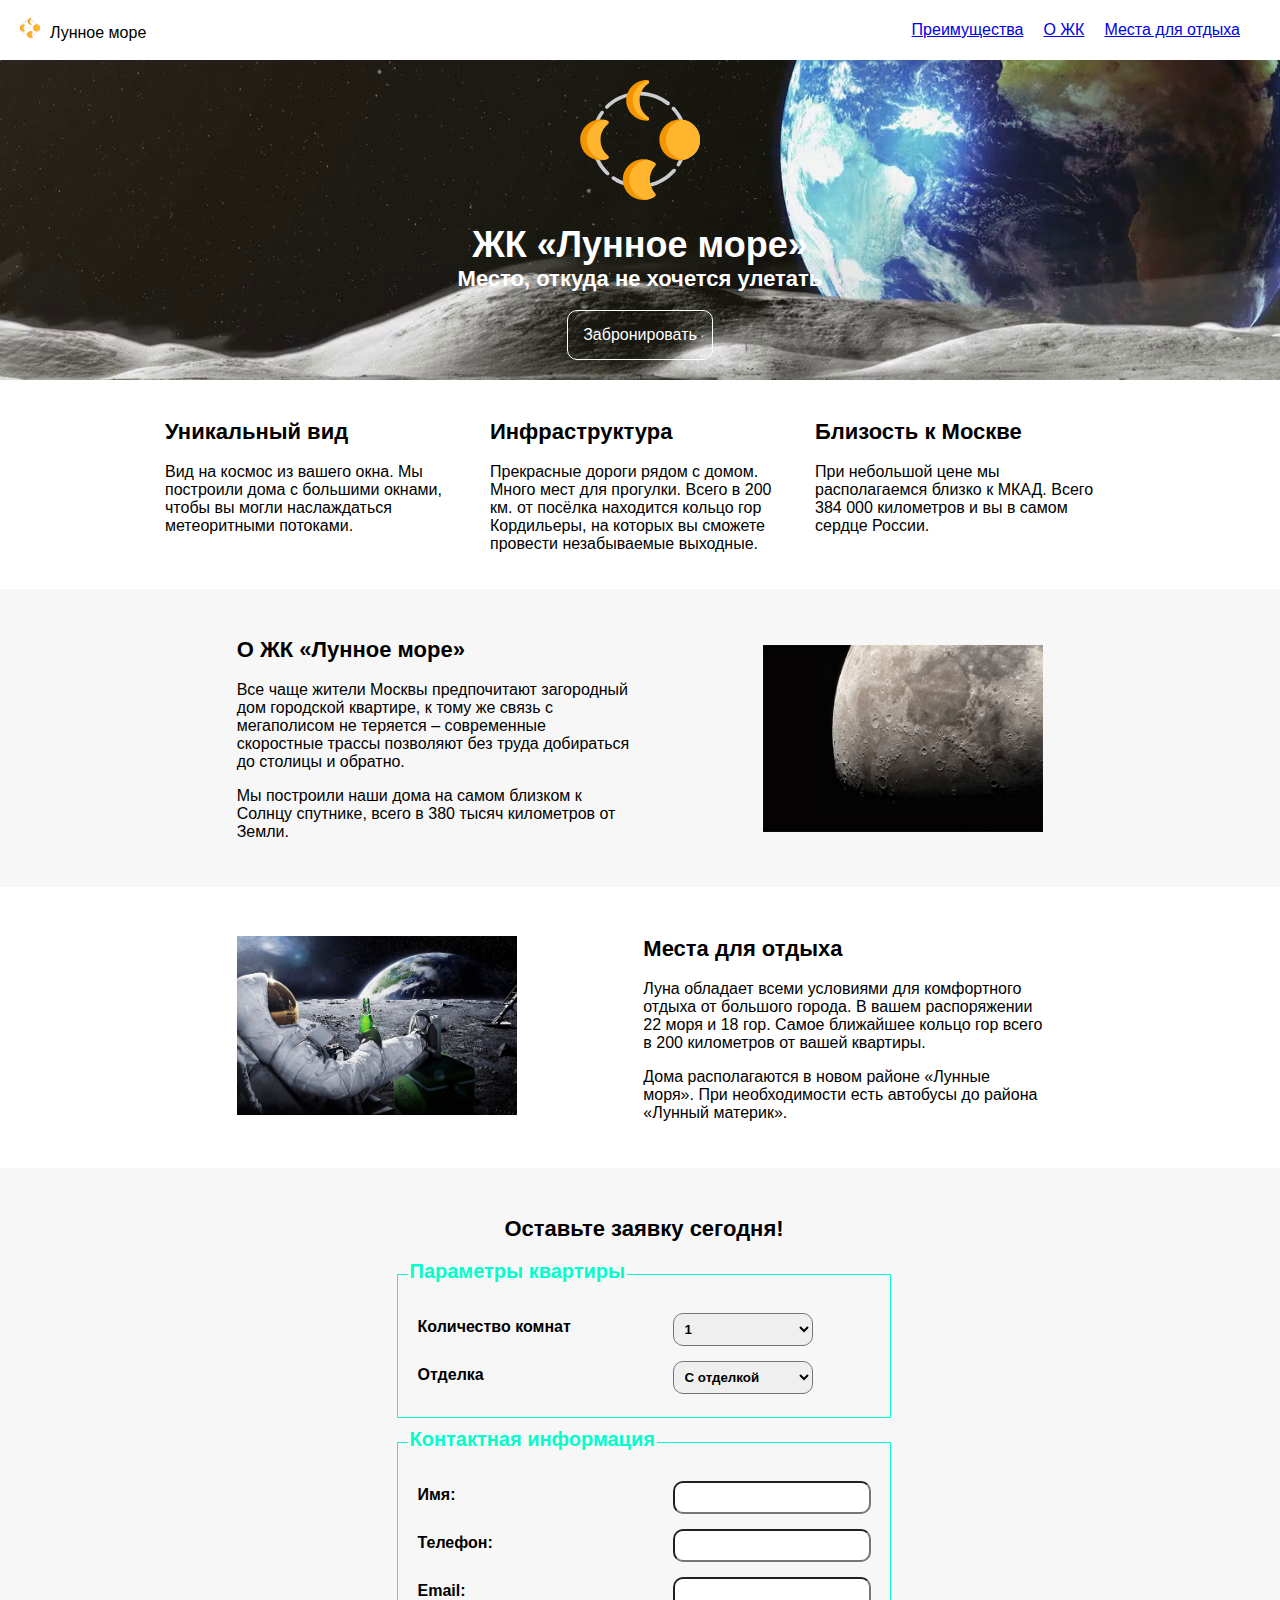
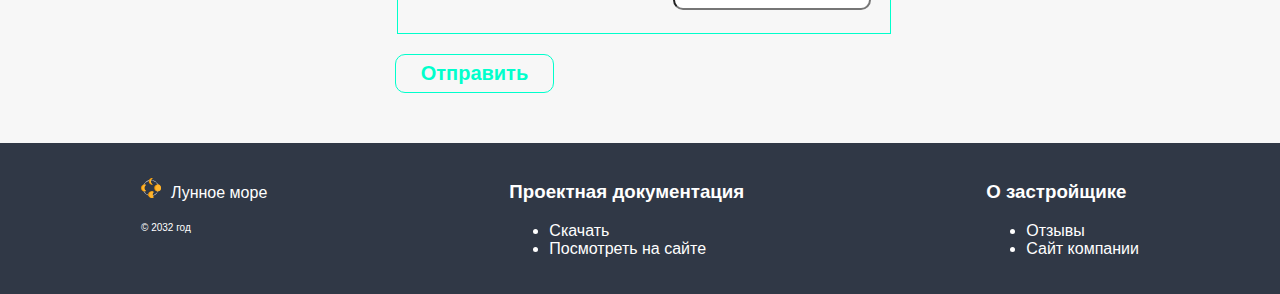
<file: index.html>
<!DOCTYPE html>
<html lang="ru">
<head>
    <meta charset="UTF-8">
    <meta name="viewport" content="width=device-width, initial-scale=1.0">
    <meta http-equiv="X-UA-Compatible" content="ie=edge">
    <title>Проект ЖК «Лунное море»</title>

    <link rel="stylesheet" href="styles/style.css">
</head>
<body>

	<header class="flex-container-header d-flex">
		<div class="logo images"><img src="images/Без%20названия.svg" alt="Логотип"><span class="pl-10">Лунное море</span></div>
		<nav>
			<ul class="d-flex direction-row">
			<li class="mr-20"><a href="#uniq"> Преимущества</a></li>
			<li class="mr-20"><a href="#abouthome">О ЖК</a></li>
			<li class="mr-20"><a href="#placeforrelax"> Места для отдыха</a></li>
		</ul>
		</nav>
	</header>

	<main>
		<div class="headpiece d-flex direction-column">
			<img src="images/Без%20названия.svg" alt="Баннер Луна">
			<h1 class="mb-0">ЖК «Лунное море»</h1>
			<h2 class="mt-0">Место, откуда не хочется улетать</h2>
			<a href="#booking" class="book">Забронировать</a>
            
		</div>
	
		<section class="advantage d-flex" id="uniq">
			<div class="width-30">
				<h2>Уникальный вид</h2>
				<p>Вид на космос из вашего окна. Мы построили дома с большими окнами, чтобы вы могли наслаждаться метеоритными потоками.</p>
			</div>
			<div class="width-30 direction-column">
				<h2>Инфраструктура</h2>
				<p>Прекрасные дороги рядом с домом. Много мест для прогулки. Всего в 200 км. от посёлка находится кольцо гор Кордильеры, на которых вы сможете провести незабываемые выходные.</p>
			</div>
			<div class="width-30">
		
				<h2>Близость к Москве</h2>
				<p>При небольшой цене мы располагаемся близко к МКАД. Всего 384 000 километров и вы в самом сердце России.</p>
			</div>
			</section>
			<section class="flexy background d-flex" id="abouthome">
				<div class="content d-flex">
			<div class="moonplaces mr-30 d-flex">
				<h2>О ЖК «Лунное море»</h2>
				<p>Все чаще жители Москвы предпочитают загородный дом городской квартире, к тому же связь с мегаполисом не теряется – современные скоростные трассы позволяют без труда добираться до столицы и обратно.</p>

                 <p>Мы построили наши дома на самом близком к Солнцу спутнике, всего в 380 тысяч километров от Земли.</p>
             </div>
			
			<div class="imagemoon d-flex"> <img src="images/moon-1.jpg" alt="Луна"></div>
		</div>

		</section>
		<section class="flexy d-flex" id="placeforrelax">
			<div class="content row-reverse d-flex">
			  <div class="moonplaces ml-30 d-flex">
				<h2>Места для отдыха</h2>
			<p>Луна обладает всеми условиями для комфортного отдыха от большого города. В вашем распоряжении 22 моря и 18 гор. Самое ближайшее кольцо гор всего в 200 километров от вашей квартиры.</p>

            <p>Дома располагаются в новом районе «Лунные моря». При необходимости есть автобусы до района «Лунный материк».</p>
			</div>
			
				<div class="imagecosmos">
				<img src="images/moon-2.jpg" alt="Космонавт">
			</div>

			
		</div>

			
		</section>

		<div class="container-form d-flex"><a id="booking"></a>
		<form action="#" method="#">
			
			<h2 class="center">Оставьте заявку сегодня!</h2>
			<fieldset>
				<legend class="containerForm-header">Параметры квартиры</legend>

				 <label><span>Количество комнат</span></label>
				 <select name="rooms">

                    <option value="1">1</option>
                    <option value="2">2</option>
                    <option value="3">3</option>
                </select>



                <label><span>Отделка</span></label>
				<select name="finishing">

                    <option value="yes">C отделкой</option>
                    <option value="no">Без отделки</option>
                   
                </select>


			</fieldset>
			<fieldset>
				<legend class="containerForm-header">Контактная информация</legend>
				<div class=blockForlabel>
					<label><span>Имя:</span><input type="text" class="input-size" name="name" value="" ></label>
					<label><span>Телефон:</span><input type="text" class="input-size" name="number" value="" ></label>
                    <label><span>Email: </span><input type="text" class="input-size" name="email" value="" ></label>
				</div>
			</fieldset>
			<button class="btn">Отправить</button>
		</form>
	</div>
		
	</main>
	<footer class="d-flex">
		<div class="logo2 images"><img src="images/Без%20названия.svg" alt="Логотип"><span class="pl-10">Лунное море</span>
			<p>&#169; <time>2032 год</time></p></div>
		<div class="document">
			<h3>Проектная документация</h3>
			<ul>
				<li><a href="">Скачать</a></li>
				<li><a href="">Посмотреть на сайте</a></li>
			</ul>
		</div>
		<div class="aboutbuilder">
			<h3>О застройщике</h3>
			<ul>
				<li><a href="">Отзывы</a></li>
				<li><a href="">Сайт компании</a></li>
			</ul>
		</div>

	</footer>

</body>
</html>
</file>
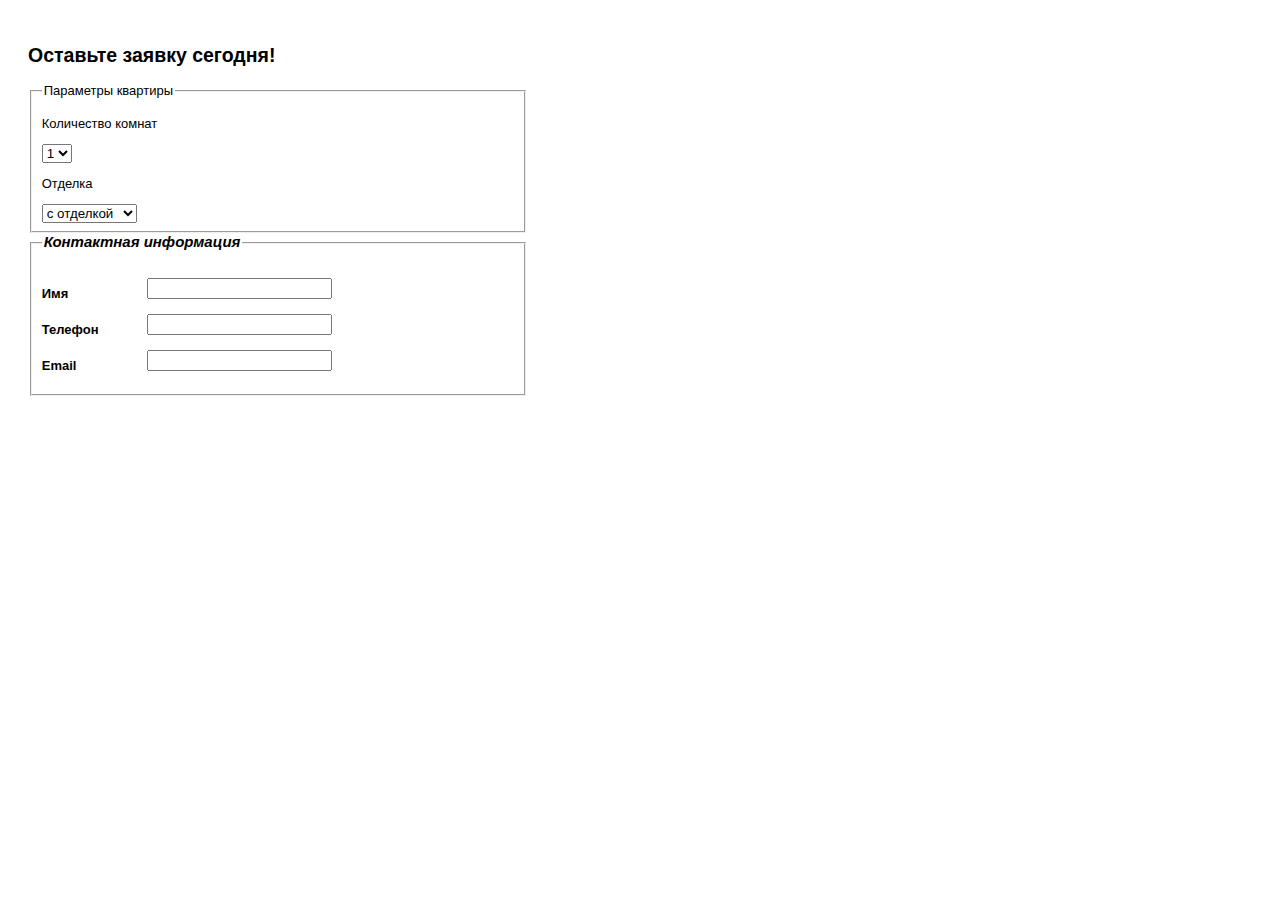
<file: заявка/index2.html>
<!DOCTYPE html>
<html lang="ru">
<head>
    <meta charset="UTF-8">
    <meta name="viewport" content="width=device-width, initial-scale=1.0">
    <meta http-equiv="X-UA-Compatible" content="ie=edge">
    <title>Проект ЖК «Лунное море»</title>

    <link rel="stylesheet" href="style2.css">
</head>
<body>
	<div class="containerForm">
		<form action="" method="">
			<h2>Оставьте заявку сегодня!</h2>
			<fieldset>
				<legend class="containerForm-header1">Параметры квартиры</legend>
				<p>Количество комнат</p>
				<select name="rooms">

                    <option value="1">1</option>
                    <option value="2">2</option>
                    <option value="3">3</option>
                </select>
                <p>Отделка</p>
				<select name="finishing">

                    <option value="yes">с отделкой</option>
                    <option value="no">без отделки</option>
                   
                </select>

			</fieldset>
			<fieldset>
				<legend class="containerForm-header2">Контактная информация</legend>
					<label for="name"><span>Имя</span><input type="text" class="input-name" name="name" value="" ></label>
					<label for="number"><span>Телефон</span><input type="text" class="input-number" name="number" value="" ></label>
<label for="email"><span>Email </span><input type="text" class="input-email" name="email" value="" ></label>
				
			</fieldset>
		</form>
	</div>
	</body>
	</html>
</file>
<file: styles/style.css>
:root {
	--content-color: #f7f7f7;
	--headpice-height: 400px;
	--content-fontsize: 16px;
	--header-height: 60px;
	--h1-fontsize: 36px;
	--h2-fontsize: 22px;
	--form-fontsize : 20px;
}
body {
	margin: 0;
	font-family: Tahoma, Geneva, sans-serif;
}

.flex-container-header {
   height: var(--header-height);
   position: fixed;
   top: 0;
   left: 0;
   right: 0;
   justify-content: space-between;
   background: white;
   color: black;
   padding: 5px 20px;
   align-items: center;
   box-sizing: border-box;
}

.direction-row {
   flex-direction: row;
}

.direction-column {
   flex-direction: column;
}
.row-reverse {
   flex-direction: row-reverse;
}

.mr-20 {
   margin-right: 20px;
   list-style: none;
}

.pl-10 {
   padding-left: 10px;
}

.d-flex {
   display: flex;	
}

main {
   margin-top: var(--header-height);
}

h1 {
   font-size: var(--h1-fontsize);
}

h2 {
   font-size: var(--h2-fontsize);
}
.mb-0 {
	margin-bottom: 0;
}
.mt-0 {
	margin-top: 0;
}

.headpiece {
	align-items: center;
	background-image: url(../banner.png);
	background-position: center;
	color: white;
	padding: 20px;
	justify-content: center;

}

.book {
	background: none;
	text-decoration: none;
	border: 1px solid white;
	border-radius: 10px;
	color: white;
	padding: 15px;
}
/*.headpiece img {
	padding-top: var(--header-height);
}*/
section {
	width: 1000px;
    margin-left: auto;
    margin-right: auto;
}

.advantage  {
	justify-content: space-evenly;
	 padding: 20px;
	align-items: baseline;
}

.width-30 {
	width: 30%;
}

p {
	font-size: var(--content-fontsize);
	margin-top: 0px;
}

.flexy  {
    justify-content: center;
    padding-top: 30px;
    padding-bottom: 30px;
    width: 100%;
}

.background {
	background: var(--content-color);
}

.content {
	width: 1000px;
	justify-content: space-evenly;
	align-items: center;

}
.moonplaces {
    flex-wrap: wrap;
    width: 40%;
}

.mr-30 {
	margin-right: 30px;
}

.ml-30 {
	margin-left: 30px;
}

.imagemoon img, .imagecosmos img {
	width: 280px ;
}

.headpiece img {
	width: 120px;
}

.container-form {
	max-width: 100%;
	padding: 30px 12px 50px 20px;
	font: 13px Arial, Helvetica, sans-serif;
	background: var(--content-color);
	justify-content: center;
}

.containerForm-header {
	font-weight: bold;
	font-style: normal;
	margin-bottom: 20px;
	font-size: 15px;
	padding-bottom: 5px;
	color:rgb(0,255,204);
}

.blockForlabel label {
	display: block;
	margin: 0px 0px 15px 0px;
}

.container-form label > span {
	width: 250px;
	font-weight: bold;
	float: left;
	padding-top: 5px;
	padding-right: 5px;
	padding-left: 10px;
}

.container-form select {
	display: block;
	box-sizing: border-box;
	margin: 0px 0px 15px 15px;
	font-weight: bold;
	border-radius: 10px;
    width: 140px;
    padding: 7px;
}

.center {
	text-align: center;
}

.fontsize-30 {
	font-size: 30px;
}
fieldset {
	border: 1px solid rgb(0,255,204);
	margin-bottom: 10px;
}

.btn {
	color: rgb(0,255,204);
	padding: 7px 25px;
	border: 1px solid rgb(0,255,204);
	border-radius: 10px;
	margin-top: 10px;
	background: none;
	font-size: var(--form-fontsize);
	font-weight: bold;
}

.container-form input {
	background: white;
	border-radius: 10px;
	padding: 7px;
	box-shadow: none;
	margin-right: 10px;
}
.input-size {
	width: 180px;
}

.container-form label {
	font-size: 16px;
}

.container-form legend {
	font-size: var(--form-fontsize);
}

footer {
	background: #303846;
	padding: 20px;
	color: white;
	justify-content: space-around;
	align-items: baseline;
}

footer li {
	list-style: disc;
}

.images img {
	width: 20px;
    height: 20px;
}

footer a {
	color: white;
	text-decoration: none;
}

footer p {
	padding-top: 20px;
	font-size: 10px;
}
</file>
<file: заявка/style2.css>
.containerForm {
	max-width: 500px;
	padding: 20px 12px 10px 20px;
	font: 13px Arial, Helvetica, sans-serif;
}
.containerForm-header2 {
	font-weight: bold;
	font-style: italic;
	
	margin-bottom: 20px;
	font-size: 15px;
	padding-bottom: 3px;
}
.containerForm label {
	display: block;
	margin: 0px 0px 15px 0px;
}
.containerForm label > span {
	width: 100px;
	font-weight: bold;
	float: left;
	padding-top: 8px;
	padding-right: 5px;
}
</file>
